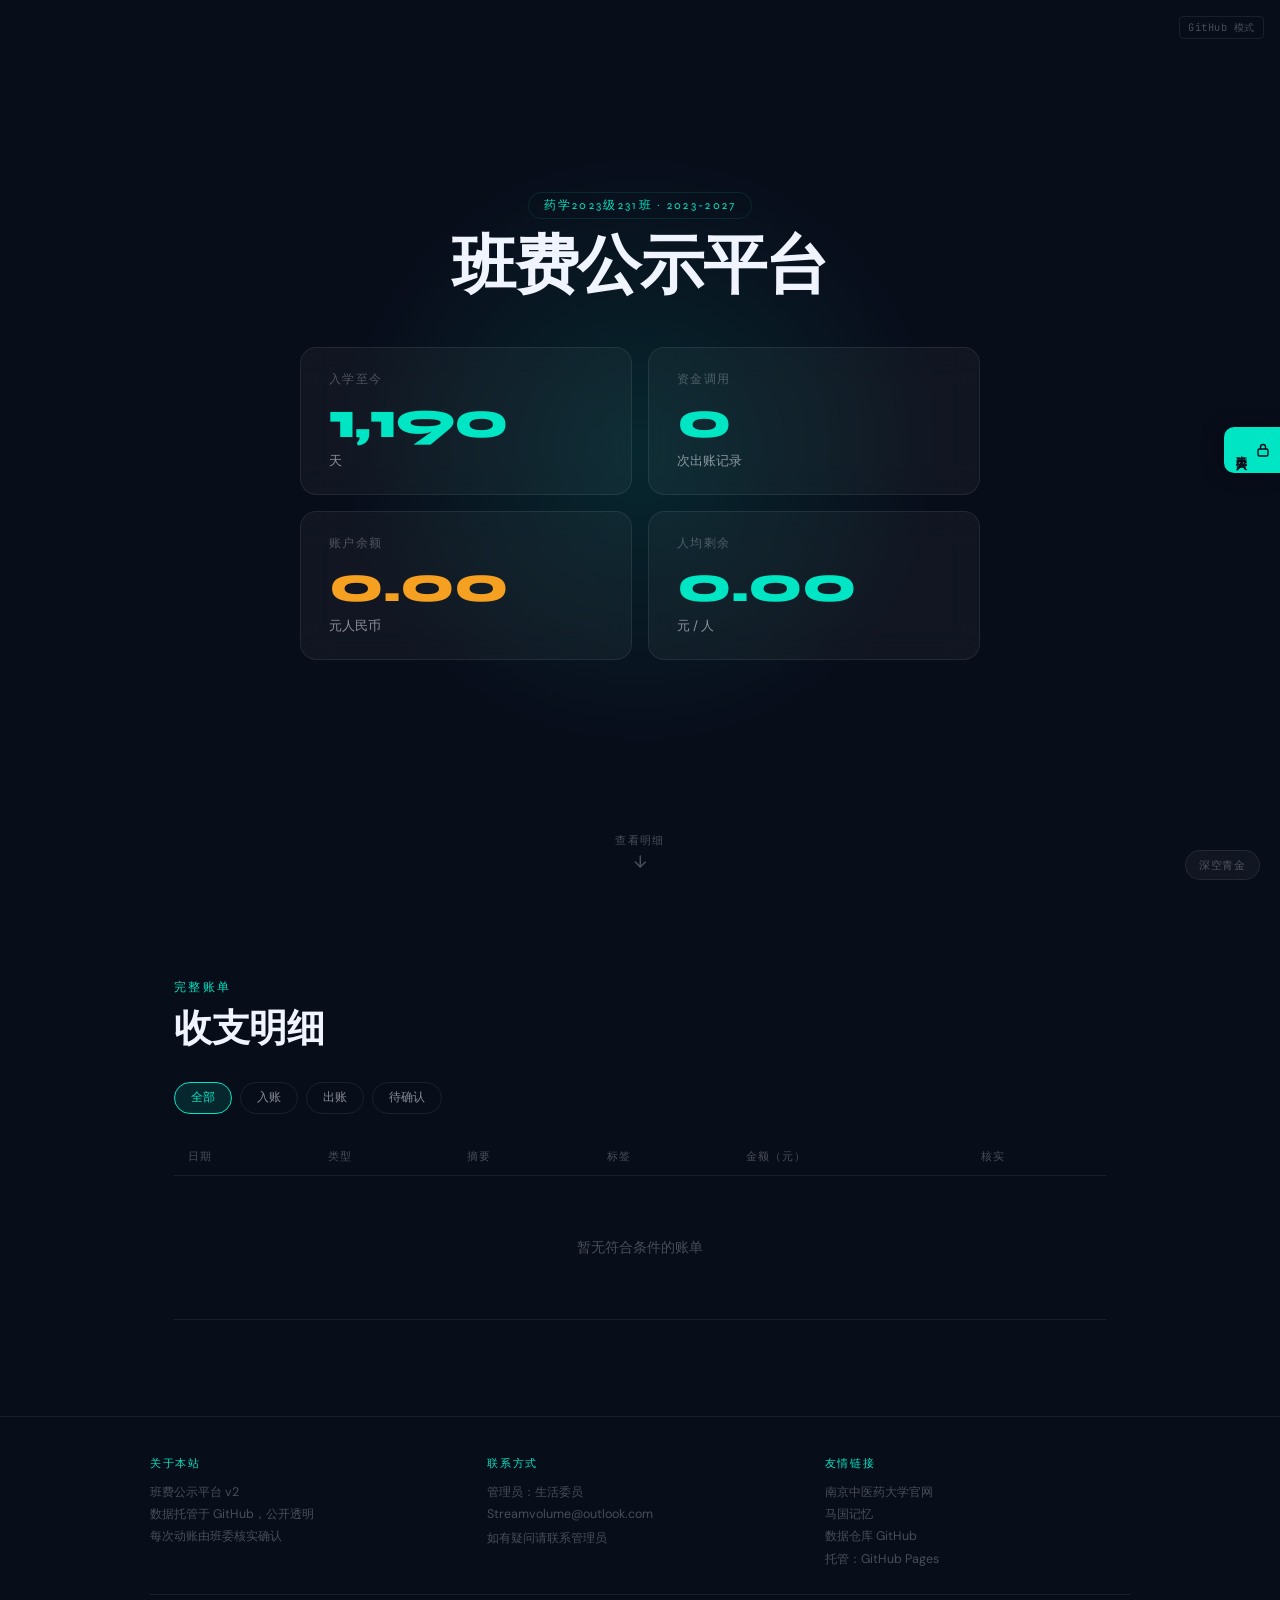
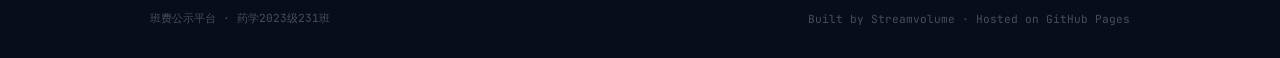
<file: index.html>
<!DOCTYPE html>
<html lang="zh-CN">
<head>
  <meta charset="UTF-8">
  <meta name="viewport" content="width=device-width, initial-scale=1.0">
  <title>班费公示平台</title>
  <link rel="preconnect" href="https://fonts.googleapis.com">
  <link href="https://fonts.googleapis.com/css2?family=Syne:wght@400;600;700;800&family=DM+Sans:wght@300;400;500&family=JetBrains+Mono:wght@400;500&display=swap" rel="stylesheet">
  <link rel="stylesheet" href="style.css">
</head>
<body>

<div class="loading-overlay" id="loadingOverlay"><div class="loading-spinner"></div></div>
<div class="mode-badge" id="modeBadge">—</div>

<!-- 侧栏班委入口 -->
<div class="sidebar-admin">
  <a class="sidebar-admin-btn" href="admin-login.html" title="班委管理后台">
    <svg viewBox="0 0 14 14" fill="none" xmlns="http://www.w3.org/2000/svg">
      <rect x="2" y="6" width="10" height="7" rx="1.5" stroke="currentColor" stroke-width="1.4"/>
      <path d="M4.5 6V4a2.5 2.5 0 0 1 5 0v2" stroke="currentColor" stroke-width="1.4" stroke-linecap="round"/>
    </svg>
    班委入口
  </a>
</div>

<!-- ZONE 1: 英雄区 -->
<section id="zone-hero">
  <div class="hero-bg" id="heroBg"></div>
  <div class="hero-glow"></div>
  <div class="hero-content">
    <div class="hero-header">
      <div class="class-badge" id="classBadge">加载中…</div>
      <div class="platform-title">班费公示平台</div>
    </div>
    <div class="stats-grid">
      <div class="stat-card">
        <div class="stat-label">入学至今</div>
        <div class="stat-value" id="statDays">—</div>
        <div class="stat-unit">天</div>
      </div>
      <div class="stat-card">
        <div class="stat-label">资金调用</div>
        <div class="stat-value" id="statCount">—</div>
        <div class="stat-unit">次出账记录</div>
      </div>
      <div class="stat-card">
        <div class="stat-label">账户余额</div>
        <div class="stat-value" id="statBalance">—</div>
        <div class="stat-unit">元人民币</div>
      </div>
      <div class="stat-card">
        <div class="stat-label">人均剩余</div>
        <div class="stat-value" id="statPerPerson">—</div>
        <div class="stat-unit">元 / 人</div>
      </div>
    </div>
  </div>
  <div class="scroll-hint" onclick="document.getElementById('zone-ledger').scrollIntoView({behavior:'smooth'})">
    <span>查看明细</span>
    <svg width="14" height="14" viewBox="0 0 14 14" fill="none">
      <path d="M7 2v10M2 8l5 5 5-5" stroke="currentColor" stroke-width="1.5" stroke-linecap="round" stroke-linejoin="round"/>
    </svg>
  </div>
</section>

<!-- ZONE 2: 明细区（只读） -->
<section id="zone-ledger">
  <div class="reveal">
    <div class="section-label">完整账单</div>
    <div class="section-title">收支明细</div>
  </div>
  <div class="filter-tabs reveal" id="filterTabs">
    <button class="tab active" data-filter="all">全部</button>
    <button class="tab" data-filter="income">入账</button>
    <button class="tab" data-filter="expense">出账</button>
    <button class="tab" data-filter="unconfirmed">待确认</button>
  </div>
  <table class="ledger-table reveal">
    <thead>
      <tr>
        <th>日期</th><th>类型</th><th>摘要</th><th>标签</th><th>金额（元）</th><th>核实</th>
      </tr>
    </thead>
    <tbody id="ledgerBody"></tbody>
  </table>
  <div class="ledger-cards reveal" id="ledgerCards"></div>
</section>

<!-- 底栏 -->
<footer class="site-footer">
  <div class="footer-inner">
    <div class="footer-col">
      <div class="footer-col-title">关于本站</div>
      <p>班费公示平台 v2</p>
      <p>数据托管于 GitHub，公开透明</p>
      <p>每次动账由班委核实确认</p>
    </div>
    <div class="footer-col">
      <div class="footer-col-title">联系方式</div>
      <p>管理员：生活委员</p>
      <a href="mailto:Streamvolume@outlook.com">Streamvolume@outlook.com</a>
      <p style="margin-top:0.25rem;font-size:0.72rem">如有疑问请联系管理员</p>
    </div>
    <div class="footer-col">
      <div class="footer-col-title">友情链接</div>
      <a href="https://www.njucm.edu.cn" target="_blank" rel="noopener">南京中医药大学官网</a>
      <a href="eqmemory.cn" target="_blank" rel="noopener">马国记忆</a>
      <a href="https://github.com/Streamvolume/class-bill" target="_blank" rel="noopener">数据仓库 GitHub</a>
      <a href="https://pages.github.com" target="_blank" rel="noopener">托管：GitHub Pages</a>
    </div>
  </div>
  <hr class="footer-divider">
  <div class="footer-bottom">
    <span>班费公示平台 · 药学2023级231班</span>
    <span>Built by Streamvolume · Hosted on GitHub Pages</span>
  </div>
</footer>

<button class="theme-switcher" id="themeSwitcher" onclick="nextTheme()">—</button>
<script src="themes.js"></script>
<script src="data.js"></script>
<script src="app.js"></script>
<!-- Live2D 挂件：最后加载，不阻塞主页面 -->
<script src="live2d-widget.js" defer></script>
</body>
</html>
</file>
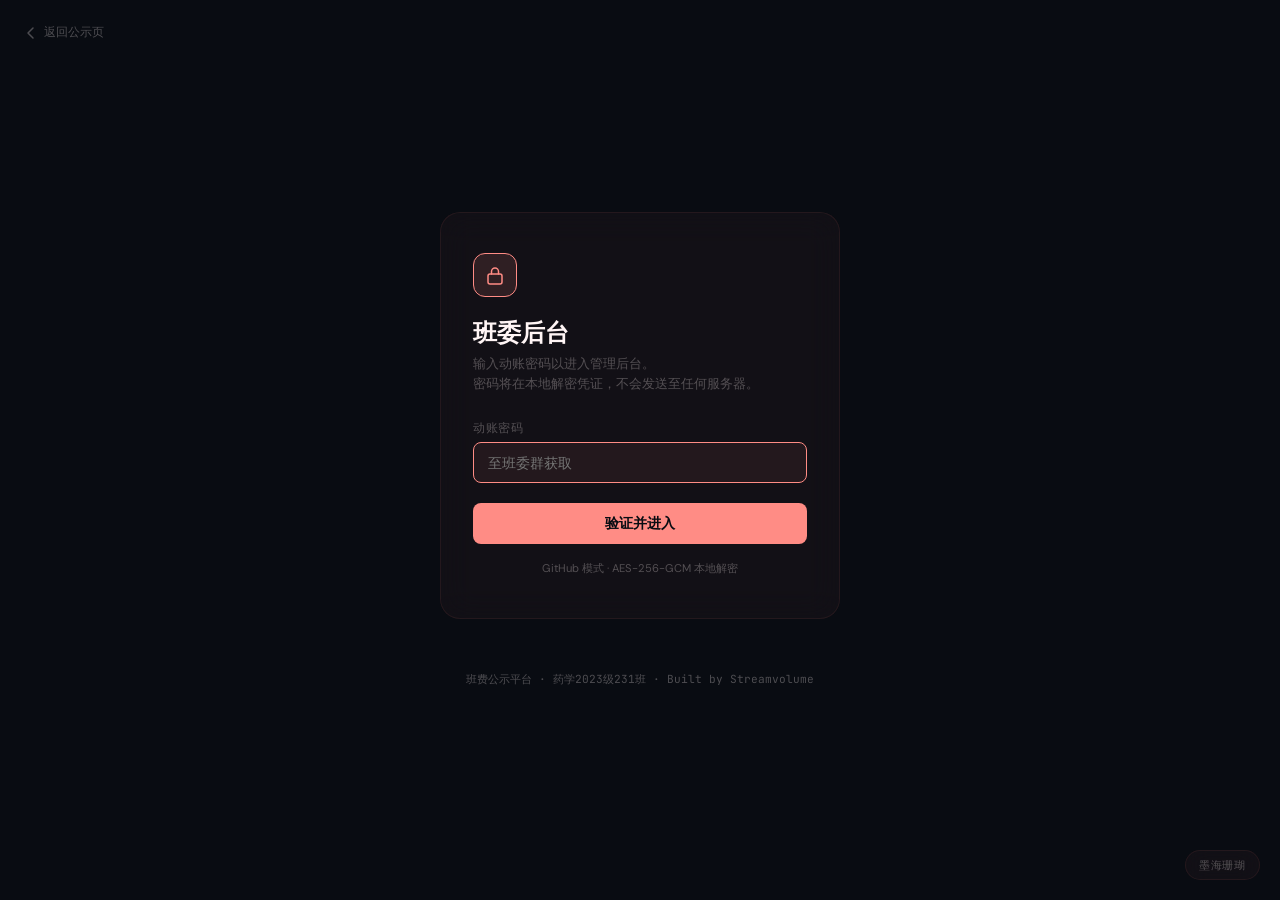
<file: admin-login.html>
<!DOCTYPE html>
<html lang="zh-CN">
<head>
  <meta charset="UTF-8">
  <meta name="viewport" content="width=device-width, initial-scale=1.0">
  <title>班委登录 — 班费管理后台</title>
  <link rel="preconnect" href="https://fonts.googleapis.com">
  <link href="https://fonts.googleapis.com/css2?family=Syne:wght@400;600;700;800&family=DM+Sans:wght@300;400;500&family=JetBrains+Mono:wght@400;500&display=swap" rel="stylesheet">
  <link rel="stylesheet" href="style.css">
</head>
<body>

<div class="loading-overlay" id="loadingOverlay"><div class="loading-spinner"></div></div>

<div class="login-page">

  <!-- 返回首页 -->
  <a href="index.html" class="login-back">
    <svg width="14" height="14" viewBox="0 0 14 14" fill="none">
      <path d="M9 2L4 7l5 5" stroke="currentColor" stroke-width="1.5" stroke-linecap="round" stroke-linejoin="round"/>
    </svg>
    返回公示页
  </a>

  <!-- 登录卡片 -->
  <div class="login-card">
    <div class="login-icon">
      <svg width="20" height="20" viewBox="0 0 20 20" fill="none">
        <rect x="3" y="9" width="14" height="10" rx="2" stroke="var(--accent)" stroke-width="1.5"/>
        <path d="M6.5 9V6.5a3.5 3.5 0 0 1 7 0V9" stroke="var(--accent)" stroke-width="1.5" stroke-linecap="round"/>
      </svg>
    </div>
    <div class="login-title">班委后台</div>
    <div class="login-subtitle">
      输入动账密码以进入管理后台。<br>
      密码将在本地解密凭证，不会发送至任何服务器。
    </div>

    <div id="loginAlert"></div>

    <div class="field-group">
      <label class="field-label">动账密码</label>
      <input type="password" class="field-input" id="passInput"
             placeholder="至班委群获取"
             autofocus
             onkeydown="if(event.key==='Enter') doLogin()">
    </div>

    <button class="btn-primary" id="loginBtn" style="width:100%;margin-top:0.25rem" onclick="doLogin()">
      验证并进入
    </button>

    <div style="margin-top:1rem;font-size:0.7rem;color:var(--text-3);text-align:center;line-height:1.6">
      GitHub 模式 · AES-256-GCM 本地解密
    </div>
  </div>

  <!-- 登录页底栏 -->
  <div style="margin-top:3rem;text-align:center">
    <span style="font-size:0.7rem;color:var(--text-3);font-family:var(--font-mono)">
      班费公示平台 · 药学2023级231班 · Built by Streamvolume
    </span>
  </div>

</div>

<button class="theme-switcher" id="themeSwitcher" onclick="nextTheme()">—</button>

<script src="themes.js"></script>
<script src="data.js"></script>
<script>
// 本地模式后备密码（与 app.js 保持一致）
const ADMIN_PASSWORD = 'banwei2023';

async function doLogin() {
  const pass    = document.getElementById('passInput').value;
  const alertEl = document.getElementById('loginAlert');
  const btn     = document.getElementById('loginBtn');

  alertEl.innerHTML = '';
  if (!pass) {
    alertEl.innerHTML = '<div class="alert alert-error">请输入动账密码</div>';
    return;
  }

  btn.disabled = true;
  btn.textContent = '验证中…';

  try {
    if (typeof MODE !== 'undefined' && MODE === 'github') {
      await unlockWithPassphrase(pass);
    } else {
      if (pass !== ADMIN_PASSWORD) throw new Error('密码错误，请重试');
    }
    // 验证成功：将密码存入 sessionStorage，跳转后台
    sessionStorage.setItem('banfei_session_pass', pass);
    window.location.href = 'admin.html';
  } catch (err) {
    alertEl.innerHTML = `<div class="alert alert-error">${err.message}</div>`;
    document.getElementById('passInput').value = '';
    document.getElementById('passInput').focus();
  } finally {
    btn.disabled = false;
    btn.textContent = '验证并进入';
  }
}

// 初始化主题，隐藏 loading
document.addEventListener('DOMContentLoaded', () => {
  initTheme();
  const overlay = document.getElementById('loadingOverlay');
  overlay.classList.add('hidden');
  setTimeout(() => overlay.remove(), 400);
});
</script>
</body>
</html>
</file>
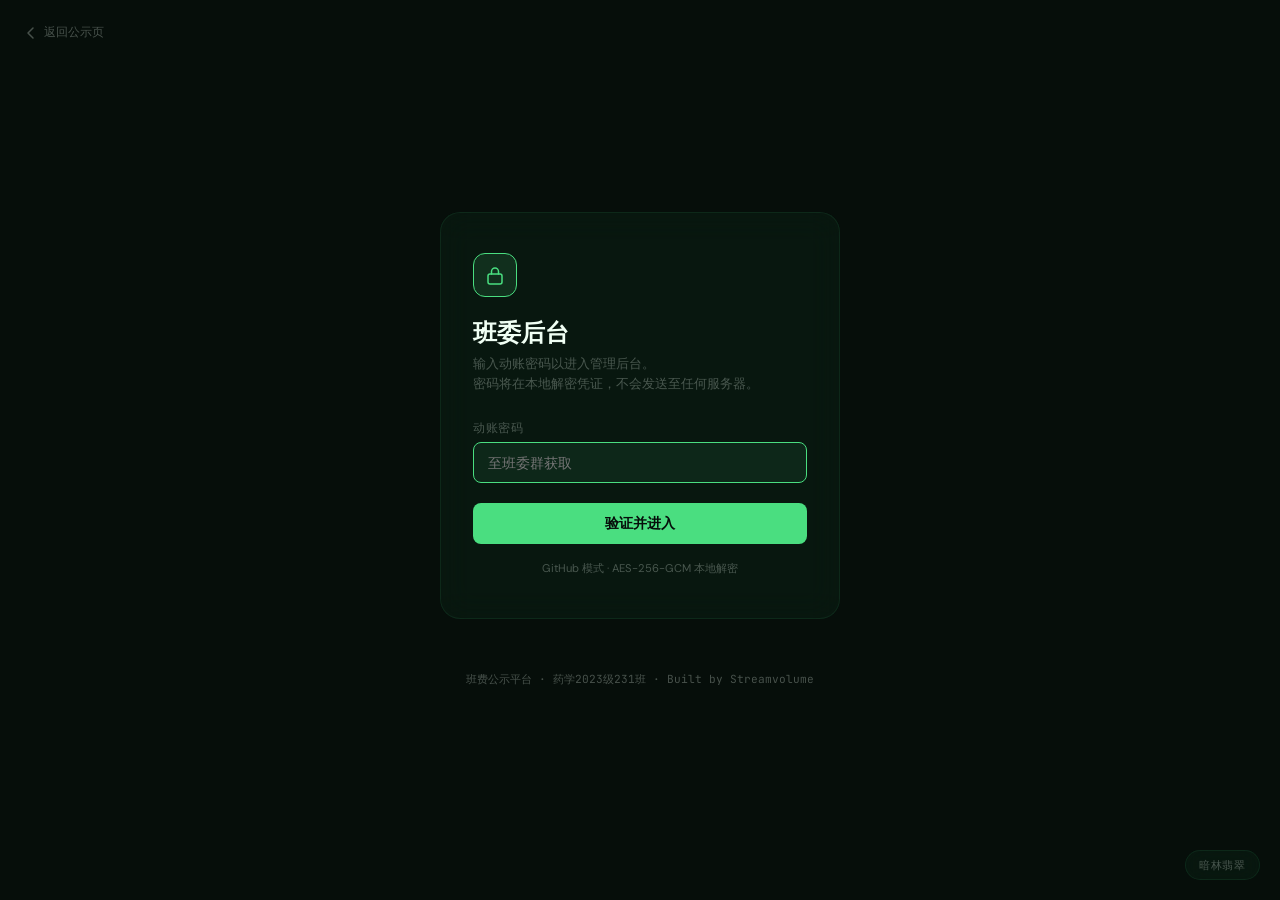
<file: admin.html>
<!DOCTYPE html>
<html lang="zh-CN">
<head>
  <meta charset="UTF-8">
  <meta name="viewport" content="width=device-width, initial-scale=1.0">
  <title>管理后台 — 班费平台</title>
  <link rel="preconnect" href="https://fonts.googleapis.com">
  <link href="https://fonts.googleapis.com/css2?family=Syne:wght@400;600;700;800&family=DM+Sans:wght@300;400;500&family=JetBrains+Mono:wght@400;500&display=swap" rel="stylesheet">
  <link rel="stylesheet" href="style.css">
</head>
<body>

<div class="loading-overlay" id="loadingOverlay"><div class="loading-spinner"></div></div>

<div class="admin-page">

  <!-- ===== 顶部导航栏 ===== -->
  <header class="admin-header">
    <div class="admin-header-left">
      <div class="admin-logo">班费<span>后台</span></div>
      <div class="mode-badge" id="modeBadge" style="position:static;transform:none">—</div>
    </div>
    <div class="admin-header-right">
      <a href="index.html" class="btn-secondary" style="font-size:0.78rem;padding:0.4rem 0.85rem;text-decoration:none">
        ← 公示页
      </a>
      <button class="btn-danger" style="font-size:0.78rem;padding:0.4rem 0.85rem" onclick="doLogout()">
        退出登录
      </button>
    </div>
  </header>

  <!-- ===== 主体区域 ===== -->
  <main class="admin-body">

    <!-- 快速统计条 -->
    <div class="admin-stats-strip" id="adminStatsStrip">
      <div class="admin-stat">
        <div class="admin-stat-label">账户余额</div>
        <div class="admin-stat-value" id="aStatBalance">—</div>
      </div>
      <div class="admin-stat">
        <div class="admin-stat-label">人均剩余</div>
        <div class="admin-stat-value" id="aStatPer">—</div>
      </div>
      <div class="admin-stat">
        <div class="admin-stat-label">出账次数</div>
        <div class="admin-stat-value" id="aStatCount">—</div>
      </div>
      <div class="admin-stat">
        <div class="admin-stat-label">待确认</div>
        <div class="admin-stat-value" id="aStatPending" style="color:var(--accent-2)">—</div>
      </div>
    </div>

    <!-- 操作按钮行 -->
    <div class="admin-actions" style="margin-bottom:1.25rem">
      <button class="btn-primary" style="padding:0.5rem 1.1rem;font-size:0.85rem" onclick="toggleAddForm()">
        ＋ 新增账单
      </button>
      <button class="theme-switcher" id="themeSwitcher" onclick="nextTheme()"
        style="position:static;transform:none;padding:0.4rem 0.85rem;font-size:0.7rem">—</button>
    </div>

    <!-- 新增 / 编辑 表单（折叠） -->
    <div id="addForm" class="form-panel" style="display:none">
      <h3 id="formTitle" style="font-family:var(--font-display);font-size:1rem;margin-bottom:1.25rem">新增账单条目</h3>
      <div id="formAlert"></div>
      <div class="form-grid">
        <div class="field-group">
          <label class="field-label">日期</label>
          <input type="date" class="field-input" id="fDate">
        </div>
        <div class="field-group">
          <label class="field-label">类型</label>
          <select class="field-input" id="fType">
            <option value="income_collective">集体缴费（主要入账）</option>
            <option value="income_activity">活动筹款（次要入账）</option>
            <option value="income_surplus">活动结余归还</option>
            <option value="expense" selected>出账</option>
            <option value="refund">冲账 / 退款</option>
            <option value="balance_init">期初余额（迁移用）</option>
          </select>
        </div>
        <div class="field-group col-span-2">
          <label class="field-label">摘要标题</label>
          <input type="text" class="field-input" id="fTitle" placeholder="如：元旦晚会道具采购">
        </div>
        <div class="field-group">
          <label class="field-label">金额（元）</label>
          <input type="number" class="field-input" id="fAmount" placeholder="0.00" min="0" step="0.01">
        </div>
        <div class="field-group">
          <label class="field-label">关联活动（选填）</label>
          <input type="text" class="field-input" id="fActivity" placeholder="如：2024元旦晚会">
        </div>
        <div class="field-group">
          <label class="field-label">标签（逗号分隔）</label>
          <input type="text" class="field-input" id="fTags" placeholder="如：日常, 采购">
        </div>
        <div class="field-group">
          <label class="field-label">经办人角色</label>
          <input type="text" class="field-input" id="fRole" placeholder="如：生活委员">
        </div>
        <div class="field-group col-span-2">
          <label class="field-label">备注（选填）</label>
          <input type="text" class="field-input" id="fNote" placeholder="补充说明">
        </div>
      </div>
      <div class="form-actions">
        <button class="btn-primary" id="submitBtn" onclick="submitEntry()">提交（待确认状态）</button>
        <button class="btn-secondary" onclick="hideAddForm()">取消</button>
      </div>
    </div>

    <!-- Tab 导航 -->
    <div class="admin-tabs">
      <button class="admin-tab active" data-atab="all" onclick="switchTab(this)">全部账单</button>
      <button class="admin-tab" data-atab="pending" onclick="switchTab(this)">
        待确认 <span id="pendingBadge" style="color:var(--accent-2)"></span>
      </button>
    </div>

    <!-- 全部账单列表 -->
    <div id="tabAll">
      <!-- 筛选 -->
      <div class="filter-tabs" id="adminFilterTabs" style="margin-bottom:1rem">
        <button class="tab active" data-filter="all">全部</button>
        <button class="tab" data-filter="income">入账</button>
        <button class="tab" data-filter="expense">出账</button>
      </div>
      <!-- 桌面表格 -->
      <table class="ledger-table">
        <thead>
          <tr>
            <th>日期</th><th>类型</th><th>摘要</th><th>标签</th><th>金额</th><th>核实</th><th>操作</th>
          </tr>
        </thead>
        <tbody id="adminLedgerBody"></tbody>
      </table>
      <!-- 移动卡片 -->
      <div class="ledger-cards" id="adminLedgerCards"></div>
    </div>

    <!-- 待确认列表 -->
    <div id="tabPending" style="display:none">
      <div class="pending-list" id="pendingList"></div>
    </div>

  </main>

  <!-- ===== 底栏 ===== -->
  <footer class="site-footer">
    <div class="footer-inner">
      <div class="footer-col">
        <div class="footer-col-title">关于本站</div>
        <p>班费公示平台</p>
        <p>数据托管于 GitHub，公开透明</p>
        <p>每次动账由班委核实确认</p>
      </div>
      <div class="footer-col">
        <div class="footer-col-title">联系方式</div>
        <p>管理员：生活委员</p>
        <a href="mailto:Streamvolume@outlook.com">Streamvolume@outlook.com</a>
        <p style="margin-top:0.25rem;font-size:0.72rem">如有疑问请联系班委</p>
      </div>
      <div class="footer-col">
        <div class="footer-col-title">友情链接</div>
        <a href="https://www.njucm.edu.cn" target="_blank" rel="noopener">南京中医药大学官网</a>
        <a href="eqmemory.cn" target="_blank" rel="noopener">马国记忆</a>
        <a href="https://github.com/Streamvolume/class-bill" target="_blank" rel="noopener">数据仓库 GitHub</a>
        <a href="https://pages.github.com" target="_blank" rel="noopener">托管：GitHub Pages</a>
      </div>
    </div>
    <hr class="footer-divider">
    <div class="footer-bottom">
      <span>班费公示平台 · 药学2023级231班</span>
      <span>Built by Streamvolume · Hosted on GitHub Pages</span>
    </div>
  </footer>

</div><!-- /admin-page -->

<script src="themes.js"></script>
<script src="data.js"></script>
<script src="admin.js"></script>
</body>
</html>
</file>
<file: style.css>
/* ==================== CSS 变量默认值（由 themes.js 覆盖） ==================== */
:root {
  --font-display: 'Syne', sans-serif;
  --font-body:    'DM Sans', sans-serif;
  --font-mono:    'JetBrains Mono', monospace;

  --bg-base:      #080d1a;
  --bg-card:      rgba(255,255,255,0.04);
  --bg-input:     rgba(255,255,255,0.07);
  --accent:       #00e5c3;
  --accent-dim:   rgba(0,229,195,0.12);
  --accent-2:     #f5a020;
  --text-1:       #f0f4ff;
  --text-2:       rgba(240,244,255,0.55);
  --text-3:       rgba(240,244,255,0.28);
  --border:       rgba(255,255,255,0.08);
  --border-hover: rgba(255,255,255,0.18);
  --income:       #34d399;
  --expense:      #fb923c;
  --glass:        rgba(255,255,255,0.025);
}

/* ==================== RESET ==================== */
*, *::before, *::after { margin: 0; padding: 0; box-sizing: border-box; }
html { scroll-behavior: smooth; }

body {
  font-family: var(--font-body);
  background: var(--bg-base);
  color: var(--text-1);
  min-height: 100vh;
  overflow-x: hidden;
  transition: background 0.5s ease;
}

/* ==================== ZONE 1 — HERO ==================== */
#zone-hero {
  min-height: 100vh;
  position: relative;
  display: flex;
  flex-direction: column;
  align-items: center;
  justify-content: center;
  padding: 2rem 1.5rem 5rem;
  overflow: hidden;
}

.hero-bg {
  position: absolute;
  inset: 0;
  pointer-events: none;
  overflow: hidden;
  z-index: 0;
}

.float-card {
  position: absolute;
  bottom: -120px;
  background: var(--bg-card);
  border: 1px solid var(--border);
  border-radius: 10px;
  padding: 10px 14px;
  font-family: var(--font-mono);
  font-size: 10px;
  color: var(--text-3);
  white-space: nowrap;
  animation: floatUp linear infinite;
  will-change: transform, opacity;
}

@keyframes floatUp {
  0%   { transform: translateY(0) rotate(var(--rot)); opacity: 0; }
  8%   { opacity: 0.65; }
  88%  { opacity: 0.45; }
  100% { transform: translateY(-110vh) rotate(calc(var(--rot) + 8deg)); opacity: 0; }
}

.float-card .fc-income { color: var(--income);  font-weight: 500; }
.float-card .fc-expense { color: var(--expense); font-weight: 500; }

.hero-glow {
  position: absolute;
  width: 600px; height: 600px;
  background: radial-gradient(circle, var(--accent-dim) 0%, transparent 70%);
  top: 50%; left: 50%;
  transform: translate(-50%, -50%);
  pointer-events: none;
  z-index: 0;
}

.hero-content {
  position: relative;
  z-index: 1;
  width: 100%;
  max-width: 680px;
}

.hero-header { text-align: center; margin-bottom: 3rem; }

.class-badge {
  display: inline-block;
  font-family: var(--font-display);
  font-size: 0.72rem;
  color: var(--accent);
  letter-spacing: 0.2em;
  text-transform: uppercase;
  border: 1px solid var(--accent-dim);
  padding: 0.3rem 0.9rem;
  border-radius: 999px;
  margin-bottom: 1rem;
}

.platform-title {
  font-family: var(--font-display);
  font-size: clamp(2.2rem, 7vw, 4rem);
  font-weight: 800;
  line-height: 1;
  letter-spacing: -0.02em;
}

/* Stats grid */
.stats-grid {
  display: grid;
  grid-template-columns: repeat(2, 1fr);
  gap: 1rem;
}

.stat-card {
  background: var(--bg-card);
  border: 1px solid var(--border);
  border-radius: 16px;
  padding: 1.5rem 1.75rem;
  backdrop-filter: blur(16px);
  transition: border-color 0.25s, transform 0.25s;
  cursor: default;
}

.stat-card:hover {
  border-color: var(--border-hover);
  transform: translateY(-2px);
}

.stat-label {
  font-size: 0.72rem;
  color: var(--text-3);
  letter-spacing: 0.12em;
  text-transform: uppercase;
  margin-bottom: 0.5rem;
}

.stat-value {
  font-family: var(--font-display);
  font-size: clamp(2rem, 5vw, 3.2rem);
  font-weight: 800;
  color: var(--accent);
  line-height: 1;
  letter-spacing: -0.02em;
  transition: color 0.3s;
}

.stat-unit { font-size: 0.8rem; color: var(--text-2); margin-top: 0.4rem; }

/* Scroll hint */
.scroll-hint {
  position: absolute;
  bottom: 2rem;
  left: 50%;
  transform: translateX(-50%);
  display: flex;
  flex-direction: column;
  align-items: center;
  gap: 0.4rem;
  color: var(--text-3);
  font-size: 0.7rem;
  letter-spacing: 0.12em;
  text-transform: uppercase;
  cursor: pointer;
  animation: hintBounce 2.2s ease-in-out infinite;
  z-index: 1;
  transition: color 0.2s;
}

.scroll-hint:hover { color: var(--text-2); }

@keyframes hintBounce {
  0%, 100% { transform: translateX(-50%) translateY(0); }
  50%       { transform: translateX(-50%) translateY(7px); }
}

/* ==================== ZONE 2 — LEDGER ==================== */
#zone-ledger {
  padding: 5rem 1.5rem 4rem;
  max-width: 980px;
  margin: 0 auto;
}

.section-label {
  font-size: 0.72rem;
  color: var(--accent);
  letter-spacing: 0.2em;
  text-transform: uppercase;
  margin-bottom: 0.5rem;
}

.section-title {
  font-family: var(--font-display);
  font-size: clamp(1.5rem, 4vw, 2.4rem);
  font-weight: 700;
  letter-spacing: -0.01em;
}

/* Filter tabs */
.filter-tabs {
  display: flex;
  gap: 0.5rem;
  flex-wrap: wrap;
  margin: 1.75rem 0 1.5rem;
}

.tab {
  padding: 0.4rem 1rem;
  border-radius: 999px;
  border: 1px solid var(--border);
  background: transparent;
  color: var(--text-2);
  font-family: var(--font-body);
  font-size: 0.78rem;
  cursor: pointer;
  transition: all 0.2s;
}

.tab:hover  { border-color: var(--border-hover); color: var(--text-1); }
.tab.active { background: var(--accent-dim); border-color: var(--accent); color: var(--accent); }

/* Desktop table */
.ledger-table {
  width: 100%;
  border-collapse: collapse;
}

.ledger-table th {
  text-align: left;
  font-size: 0.68rem;
  font-weight: 500;
  color: var(--text-3);
  letter-spacing: 0.1em;
  text-transform: uppercase;
  padding: 0.7rem 0.9rem;
  border-bottom: 1px solid var(--border);
}

.ledger-table td {
  padding: 0.9rem 0.9rem;
  border-bottom: 1px solid var(--border);
  font-size: 0.875rem;
  color: var(--text-2);
  vertical-align: middle;
}

.ledger-table tbody tr { transition: background 0.15s; }
.ledger-table tbody tr:hover td { background: var(--glass); }

/* Mobile cards */
.ledger-cards { display: none; flex-direction: column; gap: 0.75rem; }

.ledger-card {
  background: var(--bg-card);
  border: 1px solid var(--border);
  border-radius: 12px;
  padding: 1rem 1.1rem;
}

.lc-top  { display: flex; justify-content: space-between; align-items: flex-start; }
.lc-title { font-size: 0.9rem; color: var(--text-1); font-weight: 500; flex: 1; padding-right: 1rem; }
.lc-meta  { display: flex; gap: 0.5rem; align-items: center; margin-top: 0.5rem; flex-wrap: wrap; }
.lc-date  { font-family: var(--font-mono); font-size: 0.72rem; color: var(--text-3); }

/* ==================== SHARED UI ATOMS ==================== */
.type-badge {
  display: inline-block;
  padding: 0.18rem 0.6rem;
  border-radius: 999px;
  font-size: 0.68rem;
  font-weight: 500;
  white-space: nowrap;
}

.tag-pill {
  display: inline-block;
  padding: 0.15rem 0.5rem;
  border-radius: 4px;
  background: var(--bg-input);
  font-size: 0.68rem;
  color: var(--text-3);
  margin: 1px;
}

.amount-income  { color: var(--income);  font-family: var(--font-mono); font-weight: 500; }
.amount-expense { color: var(--expense); font-family: var(--font-mono); font-weight: 500; }

.confirmed-dot {
  width: 8px; height: 8px;
  border-radius: 50%;
  display: inline-block;
  vertical-align: middle;
  flex-shrink: 0;
}
.dot-yes { background: var(--income); }
.dot-no  { background: var(--text-3); }

.empty-hint {
  text-align: center;
  padding: 3rem;
  color: var(--text-3);
  font-size: 0.85rem;
}

/* ==================== ADMIN ENTRY ==================== */
.admin-entry {
  text-align: center;
  padding: 2rem 1.5rem 3rem;
  border-top: 1px solid var(--border);
}

.admin-entry-btn {
  font-size: 0.72rem;
  color: var(--text-3);
  letter-spacing: 0.1em;
  cursor: pointer;
  background: none;
  border: none;
  font-family: var(--font-body);
  transition: color 0.2s;
}
.admin-entry-btn:hover { color: var(--accent); }

/* ==================== ZONE 3 — ADMIN ==================== */
#zone-admin {
  display: none;
  padding: 3rem 1.5rem 6rem;
  max-width: 800px;
  margin: 0 auto;
  border-top: 1px solid var(--border);
}
#zone-admin.open { display: block; }

/* Auth box */
.auth-box {
  background: var(--bg-card);
  border: 1px solid var(--border);
  border-radius: 16px;
  padding: 2rem;
  max-width: 400px;
  margin: 0 auto 2rem;
}
.auth-box h3 {
  font-family: var(--font-display);
  font-size: 1.1rem;
  margin-bottom: 1.25rem;
}

/* Admin panel */
.admin-panel { display: none; }
.admin-panel.open { display: block; }

.admin-actions {
  display: flex;
  gap: 0.6rem;
  flex-wrap: wrap;
  margin-bottom: 1.75rem;
  align-items: center;
}

/* Forms */
.form-card {
  background: var(--bg-card);
  border: 1px solid var(--border);
  border-radius: 16px;
  padding: 1.75rem;
  margin-bottom: 1.5rem;
}
.form-card h3 {
  font-family: var(--font-display);
  font-size: 1rem;
  margin-bottom: 1.25rem;
}

.field-group { margin-bottom: 1rem; }

.field-label {
  font-size: 0.72rem;
  color: var(--text-3);
  margin-bottom: 0.4rem;
  display: block;
  letter-spacing: 0.05em;
  text-transform: uppercase;
}

.field-input {
  width: 100%;
  background: var(--bg-input);
  border: 1px solid var(--border);
  border-radius: 8px;
  padding: 0.65rem 0.9rem;
  color: var(--text-1);
  font-family: var(--font-body);
  font-size: 0.875rem;
  outline: none;
  transition: border-color 0.2s;
  appearance: none;
  -webkit-appearance: none;
}
.field-input:focus { border-color: var(--accent); }
select.field-input { cursor: pointer; }
textarea.field-input { resize: vertical; min-height: 70px; }

.form-grid {
  display: grid;
  grid-template-columns: 1fr 1fr;
  gap: 1rem;
}
.col-span-2 { grid-column: 1 / -1; }

.form-actions { display: flex; gap: 0.75rem; margin-top: 0.75rem; }
.form-actions .btn-primary { flex: 1; }

/* Pending list */
.pending-list { display: flex; flex-direction: column; gap: 0.75rem; }

.pending-item {
  display: flex;
  align-items: flex-start;
  justify-content: space-between;
  padding: 0.85rem 1rem;
  background: var(--bg-input);
  border-radius: 8px;
  gap: 1rem;
  flex-wrap: wrap;
}

.pending-info  { flex: 1; min-width: 0; }
.pending-title { font-size: 0.875rem; color: var(--text-1); font-weight: 500; }
.pending-meta  { font-size: 0.72rem; color: var(--text-3); font-family: var(--font-mono); margin-top: 0.25rem; }
.pending-btns  { display: flex; gap: 0.5rem; align-items: center; flex-wrap: wrap; }

/* ==================== BUTTONS ==================== */
.btn-primary {
  padding: 0.7rem 1.2rem;
  background: var(--accent);
  color: var(--bg-base);
  border: none;
  border-radius: 8px;
  font-family: var(--font-display);
  font-size: 0.9rem;
  font-weight: 700;
  cursor: pointer;
  transition: opacity 0.2s;
  white-space: nowrap;
}
.btn-primary:hover { opacity: 0.85; }
.btn-primary:disabled { opacity: 0.4; cursor: not-allowed; }

.btn-secondary {
  padding: 0.5rem 1.1rem;
  background: transparent;
  color: var(--text-2);
  border: 1px solid var(--border);
  border-radius: 8px;
  font-family: var(--font-body);
  font-size: 0.82rem;
  cursor: pointer;
  transition: all 0.2s;
  white-space: nowrap;
}
.btn-secondary:hover { border-color: var(--accent); color: var(--accent); }

.btn-danger {
  padding: 0.4rem 0.9rem;
  background: transparent;
  color: var(--expense);
  border: 1px solid rgba(251,146,60,0.3);
  border-radius: 6px;
  font-family: var(--font-body);
  font-size: 0.78rem;
  cursor: pointer;
  transition: all 0.2s;
}
.btn-danger:hover { background: rgba(251,146,60,0.08); }

.btn-edit {
  padding: 0.4rem 0.9rem;
  background: transparent;
  color: var(--accent);
  border: 1px solid var(--accent-dim);
  border-radius: 6px;
  font-family: var(--font-body);
  font-size: 0.78rem;
  cursor: pointer;
  transition: all 0.2s;
}
.btn-edit:hover { background: var(--accent-dim); }

.btn-confirm {
  padding: 0.4rem 0.9rem;
  background: rgba(52,211,153,0.10);
  color: var(--income);
  border: 1px solid rgba(52,211,153,0.25);
  border-radius: 6px;
  font-size: 0.78rem;
  cursor: pointer;
  transition: all 0.2s;
  font-family: var(--font-body);
}
.btn-confirm:hover { background: rgba(52,211,153,0.20); }

/* ==================== ALERTS ==================== */
.alert {
  padding: 0.65rem 0.9rem;
  border-radius: 8px;
  font-size: 0.82rem;
  margin-bottom: 1rem;
}
.alert-success { background: rgba(52,211,153,0.10); color: var(--income);  border: 1px solid rgba(52,211,153,0.20); }
.alert-error   { background: rgba(251,146,60,0.10);  color: var(--expense); border: 1px solid rgba(251,146,60,0.20); }

/* ==================== LOADING STATE ==================== */
.loading-overlay {
  position: fixed;
  inset: 0;
  background: var(--bg-base);
  display: flex;
  align-items: center;
  justify-content: center;
  z-index: 999;
  transition: opacity 0.4s;
}
.loading-overlay.hidden { opacity: 0; pointer-events: none; }

.loading-spinner {
  width: 36px; height: 36px;
  border: 2px solid var(--border);
  border-top-color: var(--accent);
  border-radius: 50%;
  animation: spin 0.8s linear infinite;
}
@keyframes spin { to { transform: rotate(360deg); } }

/* ==================== MODE INDICATOR ==================== */
.mode-badge {
  position: fixed;
  top: 1rem;
  right: 1rem;
  font-family: var(--font-mono);
  font-size: 0.65rem;
  color: var(--text-3);
  border: 1px solid var(--border);
  border-radius: 4px;
  padding: 0.2rem 0.5rem;
  z-index: 50;
  letter-spacing: 0.05em;
}

/* ==================== THEME SWITCHER ==================== */
.theme-switcher {
  position: fixed;
  bottom: 1.25rem;
  right: 1.25rem;
  background: var(--bg-card);
  border: 1px solid var(--border);
  border-radius: 999px;
  padding: 0.4rem 0.85rem;
  font-size: 0.7rem;
  color: var(--text-3);
  cursor: pointer;
  z-index: 100;
  backdrop-filter: blur(12px);
  transition: all 0.2s;
  letter-spacing: 0.05em;
  font-family: var(--font-body);
}
.theme-switcher:hover { color: var(--accent); border-color: var(--accent); }

/* ==================== SCROLL REVEAL ==================== */
.reveal {
  opacity: 0;
  transform: translateY(18px);
  transition: opacity 0.55s ease, transform 0.55s ease;
}
.reveal.visible { opacity: 1; transform: none; }

/* ==================== SIDEBAR ADMIN BUTTON ==================== */
.sidebar-admin {
  position: fixed;
  right: 0;
  top: 50%;
  transform: translateY(-50%);
  z-index: 200;
  display: flex;
  flex-direction: column;
  align-items: center;
}

.sidebar-admin-btn {
  display: flex;
  flex-direction: column;
  align-items: center;
  gap: 0.5rem;
  padding: 1rem 0.6rem;
  background: var(--accent);
  color: var(--bg-base);
  border: none;
  border-radius: 10px 0 0 10px;
  cursor: pointer;
  font-family: var(--font-display);
  font-size: 0.7rem;
  font-weight: 700;
  letter-spacing: 0.12em;
  writing-mode: vertical-rl;
  text-orientation: mixed;
  transition: padding 0.2s, opacity 0.2s, box-shadow 0.2s;
  box-shadow: -3px 0 20px rgba(0,0,0,0.3);
  text-decoration: none;
}
.sidebar-admin-btn:hover {
  opacity: 0.9;
  padding: 1rem 0.85rem;
  box-shadow: -6px 0 30px rgba(0,0,0,0.4);
}
.sidebar-admin-btn svg {
  width: 14px; height: 14px;
  writing-mode: horizontal-tb;
  flex-shrink: 0;
}

/* ==================== SITE FOOTER ==================== */
.site-footer {
  border-top: 1px solid var(--border);
  padding: 2.5rem 1.5rem 2rem;
  margin-top: 2rem;
}

.footer-inner {
  max-width: 980px;
  margin: 0 auto;
  display: grid;
  grid-template-columns: 1fr 1fr 1fr;
  gap: 2rem;
}

.footer-col-title {
  font-size: 0.68rem;
  color: var(--accent);
  letter-spacing: 0.15em;
  text-transform: uppercase;
  margin-bottom: 0.6rem;
  font-family: var(--font-display);
}

.footer-col p, .footer-col a {
  font-size: 0.78rem;
  color: var(--text-3);
  line-height: 1.8;
  display: block;
  text-decoration: none;
  transition: color 0.2s;
}
.footer-col a:hover { color: var(--accent); }

.footer-divider {
  max-width: 980px;
  margin: 1.5rem auto 0;
  border: none;
  border-top: 1px solid var(--border);
}

.footer-bottom {
  max-width: 980px;
  margin: 1rem auto 0;
  display: flex;
  justify-content: space-between;
  align-items: center;
  flex-wrap: wrap;
  gap: 0.5rem;
}

.footer-bottom span {
  font-size: 0.7rem;
  color: var(--text-3);
  font-family: var(--font-mono);
}

/* ==================== ADMIN LOGIN PAGE ==================== */
.login-page {
  min-height: 100vh;
  display: flex;
  flex-direction: column;
  justify-content: center;
  align-items: center;
  padding: 2rem 1.5rem;
  position: relative;
}

.login-back {
  position: absolute;
  top: 1.5rem;
  left: 1.5rem;
  font-size: 0.78rem;
  color: var(--text-3);
  text-decoration: none;
  display: flex;
  align-items: center;
  gap: 0.4rem;
  transition: color 0.2s;
}
.login-back:hover { color: var(--accent); }

.login-card {
  background: var(--bg-card);
  border: 1px solid var(--border);
  border-radius: 20px;
  padding: 2.5rem 2rem;
  width: 100%;
  max-width: 400px;
  backdrop-filter: blur(16px);
}

.login-icon {
  width: 44px; height: 44px;
  background: var(--accent-dim);
  border: 1px solid var(--accent);
  border-radius: 12px;
  display: flex;
  align-items: center;
  justify-content: center;
  margin-bottom: 1.25rem;
}

.login-title {
  font-family: var(--font-display);
  font-size: 1.5rem;
  font-weight: 800;
  margin-bottom: 0.35rem;
}

.login-subtitle {
  font-size: 0.8rem;
  color: var(--text-3);
  margin-bottom: 1.75rem;
  line-height: 1.5;
}

/* ==================== ADMIN DASHBOARD PAGE ==================== */
.admin-page { min-height: 100vh; display: flex; flex-direction: column; }

.admin-header {
  position: sticky;
  top: 0;
  z-index: 50;
  background: var(--bg-base);
  border-bottom: 1px solid var(--border);
  padding: 0 1.5rem;
  height: 56px;
  display: flex;
  align-items: center;
  justify-content: space-between;
  backdrop-filter: blur(16px);
}

.admin-header-left {
  display: flex;
  align-items: center;
  gap: 1rem;
}

.admin-logo {
  font-family: var(--font-display);
  font-size: 0.9rem;
  font-weight: 700;
  color: var(--text-1);
}

.admin-logo span { color: var(--accent); }

.admin-header-right {
  display: flex;
  align-items: center;
  gap: 0.75rem;
}

.admin-body {
  flex: 1;
  max-width: 980px;
  margin: 0 auto;
  padding: 2rem 1.5rem;
  width: 100%;
}

/* Quick stats strip */
.admin-stats-strip {
  display: grid;
  grid-template-columns: repeat(4, 1fr);
  gap: 0.75rem;
  margin-bottom: 2rem;
}

.admin-stat {
  background: var(--bg-card);
  border: 1px solid var(--border);
  border-radius: 12px;
  padding: 0.9rem 1rem;
}

.admin-stat-label {
  font-size: 0.68rem;
  color: var(--text-3);
  letter-spacing: 0.1em;
  text-transform: uppercase;
  margin-bottom: 0.3rem;
}

.admin-stat-value {
  font-family: var(--font-display);
  font-size: 1.4rem;
  font-weight: 700;
  color: var(--accent);
}

/* Admin tabs */
.admin-tabs {
  display: flex;
  gap: 0.5rem;
  margin-bottom: 1.5rem;
  border-bottom: 1px solid var(--border);
  padding-bottom: 0;
}

.admin-tab {
  padding: 0.5rem 1.1rem;
  background: transparent;
  border: none;
  border-bottom: 2px solid transparent;
  color: var(--text-3);
  font-family: var(--font-body);
  font-size: 0.82rem;
  cursor: pointer;
  transition: all 0.2s;
  margin-bottom: -1px;
}
.admin-tab:hover { color: var(--text-2); }
.admin-tab.active { color: var(--accent); border-bottom-color: var(--accent); }

/* Slide-in form panel */
.form-panel {
  background: var(--bg-card);
  border: 1px solid var(--border);
  border-radius: 16px;
  padding: 1.5rem;
  margin-bottom: 1.5rem;
  animation: slideDown 0.25s ease;
}
@keyframes slideDown {
  from { opacity: 0; transform: translateY(-10px); }
  to   { opacity: 1; transform: none; }
}

/* ==================== RESPONSIVE ==================== */
@media (max-width: 640px) {
  .ledger-table    { display: none; }
  .ledger-cards    { display: flex; }
  .form-grid       { grid-template-columns: 1fr; }
  .form-actions    { flex-direction: column; }
  .footer-inner    { grid-template-columns: 1fr; gap: 1.25rem; }
  .footer-bottom   { flex-direction: column; align-items: flex-start; }
  .admin-stats-strip { grid-template-columns: repeat(2, 1fr); }
}

@media (max-width: 480px) {
  .stats-grid      { grid-template-columns: 1fr; max-width: 340px; margin: 0 auto; }
  .admin-actions   { flex-direction: column; align-items: stretch; }
  .sidebar-admin-btn { padding: 0.75rem 0.5rem; font-size: 0.65rem; }
  .admin-stats-strip { grid-template-columns: 1fr 1fr; }
}
</file>
